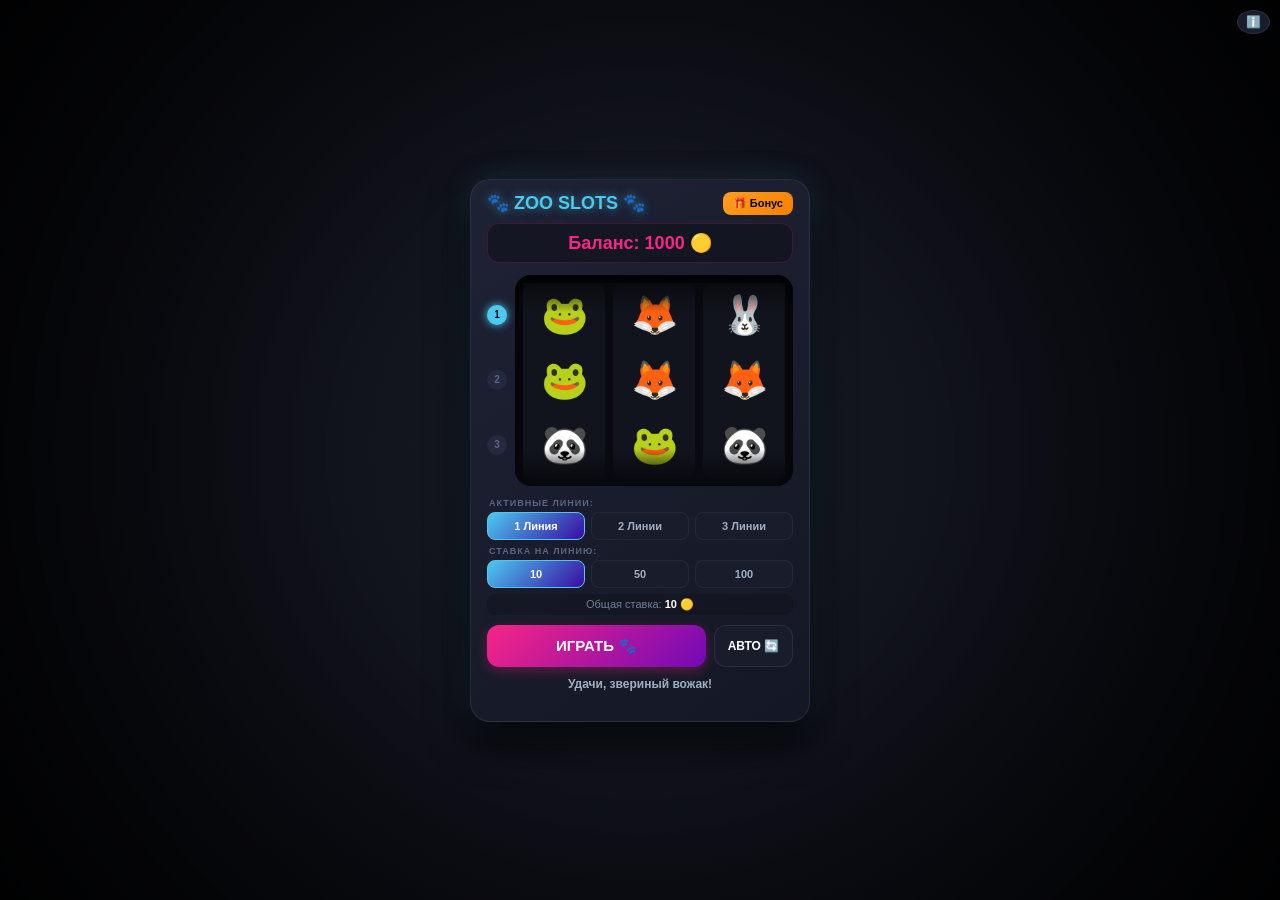
<file: index.htm>
<!DOCTYPE html>
<html lang="ru">
<head>
    <meta charset="UTF-8">
    <meta name="viewport" content="width=device-width, initial-scale=1.0, maximum-scale=1.0, user-select=no">
    <title>ZOO Slots Premium WebApp</title>
    <link rel="stylesheet" href="style.css">
</head>
<body>

    <button id="info-btn" class="info-icon">ℹ️</button>

    <div class="casino-container">
        <div class="top-bar">
            <h1>🐾 ZOO SLOTS 🐾</h1>
            <!-- Кнопка Ежедневного бонуса -->
            <button id="bonus-btn" class="bonus-button">🎁 Бонус</button>
        </div>
        
        <div class="balance-container">
            Баланс: <span id="balance">1000</span> 🟡
        </div>

        <div class="slot-machine-wrapper">
            <!-- Визуальные маркеры линий слева -->
            <div class="line-indicators">
                <div class="line-dot L1" id="dot-1">1</div>
                <div class="line-dot L2" id="dot-2">2</div>
                <div class="line-dot L3" id="dot-3">3</div>
            </div>

            <div class="slot-machine">
                <div class="reel"><div class="reel-container" id="reel1"></div></div>
                <div class="reel"><div class="reel-container" id="reel2"></div></div>
                <div class="reel"><div class="reel-container" id="reel3"></div></div>
            </div>
        </div>

        <div class="controls">
            <!-- Выбор количества линий -->
            <p class="control-label">АКТИВНЫЕ ЛИНИИ:</p>
            <div class="selector-row">
                <button class="line-btn active" data-lines="1">1 Линия</button>
                <button class="line-btn" data-lines="2">2 Линии</button>
                <button class="line-btn" data-lines="3">3 Линии</button>
            </div>

            <!-- Выбор ставки -->
            <p class="control-label">СТАВКА НА ЛИНИЮ:</p>
            <div class="selector-row">
                <button class="bet-btn active" data-bet="10">10</button>
                <button class="bet-btn" data-bet="50">50</button>
                <button class="bet-btn" data-bet="100">100</button>
            </div>
            
            <div class="total-bet-badge">
                Общая ставка: <span id="total-bet">10</span> 🟡
            </div>

            <!-- Две кнопки управления: Играть и Авто -->
            <div class="action-buttons">
                <button id="spin-btn">ИГРАТЬ 🐾</button>
                <button id="auto-btn">АВТО 🔄</button>
            </div>
        </div>
        
        <div id="message" class="message">Удачи, звериный вожак!</div>
    </div>

    <!-- Обновленная таблица выигрышей с учетом механики WILD -->
    <div id="modal" class="modal-overlay">
        <div class="modal-content">
            <h2>Звериные коэффициенты</h2>
            <table class="pay-table">
                <tr><th>Зверь</th><th>3 в ряд</th></tr>
                <tr><td>🦁 Лев (WILD)</td><td>Заменяет ВСЕХ! х100</td></tr>
                <tr><td>🐼 Панда</td><td>х40 🎋</td></tr>
                <tr><td>🦊 Лиса</td><td>х20 🦊</td></tr>
                <tr><td>🐸 Лягушка</td><td>х10 🐸</td></tr>
                <tr><td>Любые 2 совпадения</td><td>х2 👍</td></tr>
            </table>
            <p style="font-size: 11px; color: #aaa; margin-top: 10px;">Лев (WILD) подстраивается под любой символ на линии для максимальной победы!</p>
            <button id="close-modal-btn">Закрыть</button>
        </div>
    </div>

    <script src="script.js"></script>
</body>
</html>
</file>
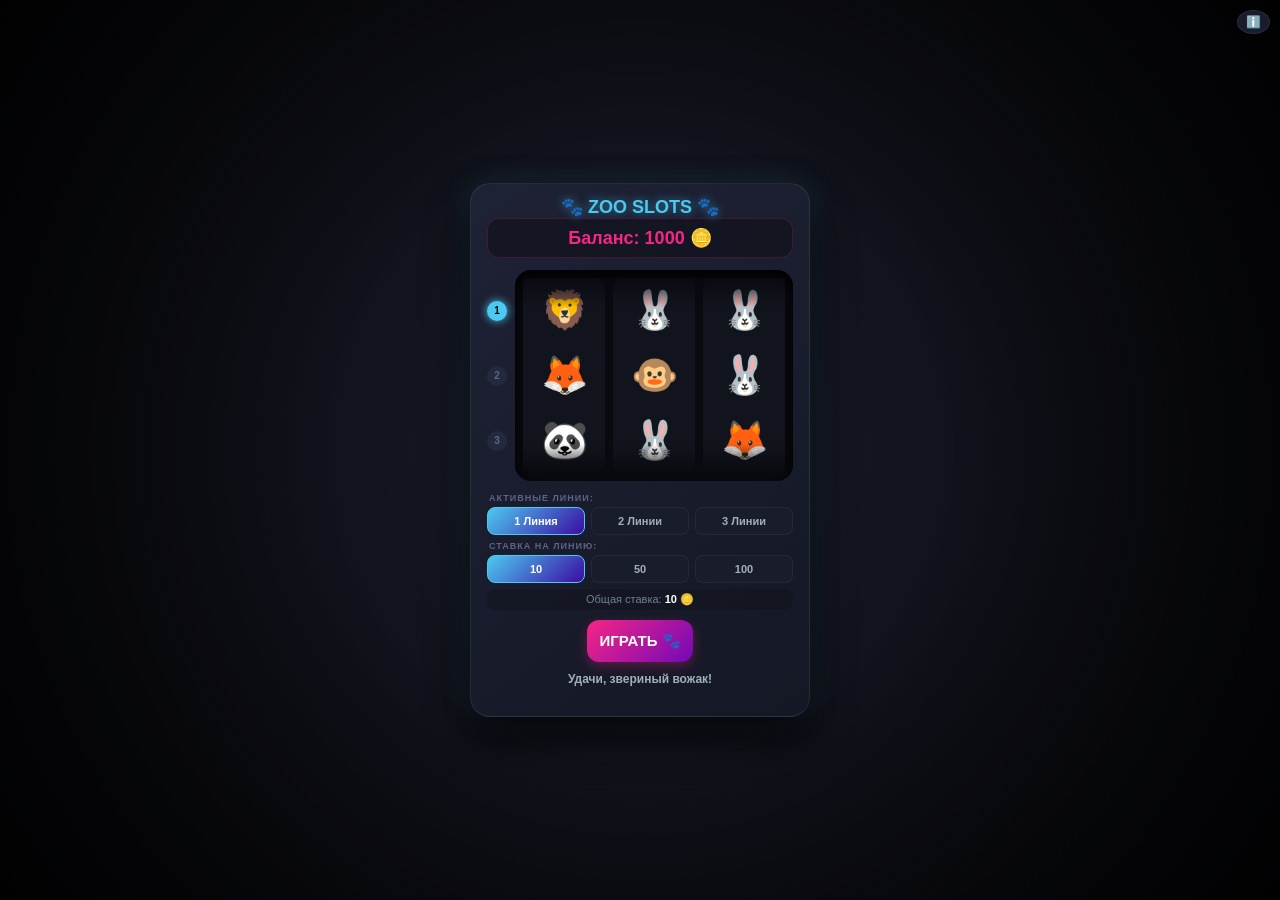
<file: index.html>
<!DOCTYPE html>
<html lang="ru">
<head>
    <meta charset="UTF-8">
    <meta name="viewport" content="width=device-width, initial-scale=1.0, maximum-scale=1.0, user-select=no">
    <title>ZOO Slots WebApp</title>
    <link rel="stylesheet" href="style.css">
</head>
<body>

    <button id="info-btn" class="info-icon">ℹ️</button>

    <div class="casino-container">
        <h1>🐾 ZOO SLOTS 🐾</h1>
        
        <div class="balance-container">
            Баланс: <span id="balance">1000</span> 🪙
        </div>

        <div class="slot-machine-wrapper">
            <!-- Визуальные маркеры линий слева -->
            <div class="line-indicators">
                <div class="line-dot L1" id="dot-1">1</div>
                <div class="line-dot L2" id="dot-2">2</div>
                <div class="line-dot L3" id="dot-3">3</div>
            </div>

            <div class="slot-machine">
                <div class="reel"><div class="reel-container" id="reel1"></div></div>
                <div class="reel"><div class="reel-container" id="reel2"></div></div>
                <div class="reel"><div class="reel-container" id="reel3"></div></div>
            </div>
        </div>

        <div class="controls">
            <!-- Выбор количества линий -->
            <p class="control-label">АКТИВНЫЕ ЛИНИИ:</p>
            <div class="selector-row">
                <button class="line-btn active" data-lines="1">1 Линия</button>
                <button class="line-btn" data-lines="2">2 Линии</button>
                <button class="line-btn" data-lines="3">3 Линии</button>
            </div>

            <!-- Выбор ставки -->
            <p class="control-label">СТАВКА НА ЛИНИЮ:</p>
            <div class="selector-row">
                <button class="bet-btn active" data-bet="10">10</button>
                <button class="bet-btn" data-bet="50">50</button>
                <button class="bet-btn" data-bet="100">100</button>
            </div>
            
            <div class="total-bet-badge">
                Общая ставка: <span id="total-bet">10</span> 🪙
            </div>

            <button id="spin-btn">ИГРАТЬ 🐾</button>
        </div>
        
        <div id="message" class="message">Удачи, звериный вожак!</div>
    </div>

    <!-- Обновленная таблица выигрышей -->
    <div id="modal" class="modal-overlay">
        <div class="modal-content">
            <h2>Звериные коэффициенты</h2>
            <table class="pay-table">
                <tr><th>Зверь</th><th>3 в ряд</th></tr>
                <tr><td>🦁 Лев (Wild)</td><td>х100 🔥</td></tr>
                <tr><td>🐼 Панда</td><td>х40 🎋</td></tr>
                <tr><td>🦊 Лиса</td><td>х20 🦊</td></tr>
                <tr><td>🐸 Лягушка</td><td>х10 🐸</td></tr>
                <tr><td>Любые 2 совпадения</td><td>х2 👍</td></tr>
            </table>
            <p style="font-size: 11px; color: #aaa; margin-top: 10px;">Линия 1 — Центр | Линия 2 — Верх | Линия 3 — Низ</p>
            <button id="close-modal-btn">Закрыть</button>
        </div>
    </div>

    <script src="script.js"></script>
</body>
</html>
</file>
<file: style.css>
body {
    background: radial-gradient(circle at center, #181a26 0%, #07080c 100%);
    color: #fff;
    font-family: -apple-system, BlinkMacSystemFont, 'Segoe UI', Roboto, sans-serif;
    display: flex;
    justify-content: center;
    align-items: center;
    min-height: 100vh;
    margin: 0;
    padding: 5px; /* Уменьшили внешние отступы */
    box-sizing: border-box;
    overflow: hidden;
}

body::after {
    content: '';
    position: fixed;
    top: 0; left: 0; width: 100%; height: 100%;
    background: radial-gradient(circle, transparent 40%, rgba(0,0,0,0.8) 100%);
    pointer-events: none;
    z-index: 10;
}

.casino-container {
    text-align: center;
    background: linear-gradient(145deg, #1e2235, #141724);
    padding: 12px 16px; /* Компактные внутренние отступы */
    border-radius: 20px;
    box-shadow: 
        0 20px 40px rgba(0, 0, 0, 0.8),
        0 0 30px rgba(76, 201, 240, 0.15);
    border: 1px solid rgba(255, 255, 255, 0.08);
    width: 100%;
    max-width: 340px;
    box-sizing: border-box;
    position: relative;
    z-index: 2;
}

.casino-container.shake {
    animation: heavyThud 0.15s ease-out;
}

@keyframes heavyThud {
    0% { transform: translateY(0); }
    50% { transform: translateY(3px); }
    100% { transform: translateY(0); }
}

.top-bar {
    display: flex;
    justify-content: space-between;
    align-items: center;
    margin-bottom: 8px;
}

h1 {
    color: #4cc9f0;
    font-size: 18px; /* Уменьшили размер шапки */
    margin: 0;
    text-shadow: 0 0 10px rgba(76, 201, 240, 0.6);
    font-weight: 900;
}

.bonus-button {
    background: linear-gradient(135deg, #ff9f1c, #f77f00);
    color: #000;
    border: none;
    padding: 5px 10px;
    font-size: 11px;
    font-weight: 800;
    border-radius: 8px;
    cursor: pointer;
}
.bonus-button:disabled {
    background: #2e3244;
    color: #636886;
    cursor: not-allowed;
}

.balance-container {
    font-size: 18px;
    margin-bottom: 12px;
    font-weight: 800;
    background: rgba(16, 18, 26, 0.6);
    padding: 8px;
    border-radius: 12px;
    border: 1px solid rgba(247, 37, 133, 0.2);
    color: #f72585;
}

.slot-machine-wrapper {
    display: flex;
    align-items: center;
    gap: 8px;
    margin-bottom: 12px;
}

.line-indicators {
    display: flex;
    flex-direction: column;
    justify-content: space-around;
    height: 195px; /* Поджатый контейнер под новую высоту */
}

.line-dot {
    width: 20px;
    height: 20px;
    border-radius: 50%;
    background: #25293d;
    font-size: 10px;
    line-height: 20px;
    text-align: center;
    font-weight: 900;
    color: #5d6488;
}
.line-dot.active {
    background: #4cc9f0;
    color: #000;
    box-shadow: 0 0 8px #4cc9f0;
}

.slot-machine {
    display: flex;
    flex: 1;
    justify-content: center;
    background: #090a0f;
    padding: 8px;
    border-radius: 16px;
    gap: 8px;
    position: relative;
    box-shadow: inset 0 10px 20px rgba(0,0,0,0.9);
}

.slot-machine::before {
    content: '';
    position: absolute;
    top: 8px; left: 8px; right: 8px; bottom: 8px;
    background: linear-gradient(to bottom, rgba(9,10,15,0.95) 0%, transparent 15%, transparent 85%, rgba(9,10,15,0.95) 100%);
    z-index: 3;
    pointer-events: none;
}

.reel {
    flex: 1;
    height: 195px; /* Уменьшили высоту видимой зоны со 240px до 195px */
    background: #12141d;
    border-radius: 10px;
    overflow: hidden; 
    position: relative;
}

.reel-container {
    position: absolute;
    top: 0; left: 0; width: 100%;
    transition: top 2.2s cubic-bezier(0.15, 0.85, 0.35, 1);
    display: flex;
    flex-direction: column;
}

.reel-container.blur {
    filter: blur(3px) brightness(1.1);
}

.slot-machine.has-winner .symbol:not(.winner) {
    opacity: 0.25;
    filter: scale(0.9);
}

.symbol {
    font-size: 38px; /* Чуть уменьшили размер эмодзи зверей */
    height: 65px;   /* Высота одного слота теперь строго 65px вместо 80px */
    line-height: 65px;
    text-align: center;
}

.symbol.winner {
    animation: cinematicWin 0.4s infinite alternate ease-in-out;
    z-index: 4;
}

@keyframes cinematicWin {
    0% { transform: scale(1.05); filter: drop-shadow(0 0 5px #4cc9f0); }
    100% { transform: scale(1.18); filter: drop-shadow(0 0 15px #4cc9f0) brightness(1.2); }
}

.control-label {
    font-size: 9px;
    color: #5d6488;
    text-align: left;
    margin: 6px 0 4px 2px;
    font-weight: 700;
    text-transform: uppercase;
    letter-spacing: 1px;
}

.selector-row {
    display: flex;
    justify-content: space-between;
    gap: 6px;
    margin-bottom: 6px;
}

.bet-btn, .line-btn {
    background: #191c2a;
    color: #a0aec0;
    font-size: 11px;
    padding: 7px 2px; /* Компактные кнопки выбора линий/ставок */
    flex: 1;
    border: 1px solid rgba(255,255,255,0.05);
    border-radius: 8px;
    cursor: pointer;
    font-weight: 700;
}

.bet-btn.active, .line-btn.active {
    background: linear-gradient(135deg, #4cc9f0, #3a0ca3);
    color: #fff;
    border-color: #4cc9f0;
}

.total-bet-badge {
    background: rgba(16, 18, 26, 0.4);
    padding: 4px;
    border-radius: 8px;
    font-size: 11px;
    color: #718096;
    margin-bottom: 10px;
}
#total-bet { color: #fff; font-weight: 800; }

.action-buttons {
    display: flex;
    gap: 8px;
}

#spin-btn {
    background: linear-gradient(135deg, #f72585, #7209b7);
    color: white;
    border: none;
    padding: 12px; /* Компактная высота главной кнопки */
    font-size: 15px;
    font-weight: 900;
    border-radius: 12px;
    cursor: pointer;
    flex: 3;
    box-shadow: 0 4px 12px rgba(247, 37, 133, 0.3);
    text-transform: uppercase;
}

#auto-btn {
    background: #191c2a;
    border: 1px solid rgba(255,255,255,0.08);
    color: white;
    border-radius: 12px;
    cursor: pointer;
    flex: 1;
    font-weight: 800;
    font-size: 12px;
}
#auto-btn.active {
    background: #4ecdc4;
    border-color: #4ecdc4;
    color: #000;
}

#spin-btn:disabled, #auto-btn:disabled {
    background: #252836;
    color: #525775;
    box-shadow: none;
}

.message {
    margin-top: 10px;
    font-size: 12px;
    font-weight: 700;
    min-height: 32px;
    color: #a0aec0;
}
.win { color: #4ecdc4; }
.lose { color: #f72585; }

.info-icon {
    position: absolute;
    top: 10px; right: 10px;
    background: #191c2a; border: 1px solid rgba(255,255,255,0.08);
    color: white; font-size: 12px; padding: 4px 8px; border-radius: 50%; cursor: pointer;
    z-index: 12;
}

.modal-overlay {
    position: fixed;
    top: 0; left: 0; width: 100%; height: 100%;
    background: rgba(5, 6, 10, 0.95);
    display: flex; justify-content: center; align-items: center;
    opacity: 0; pointer-events: none; transition: 0.3s; z-index: 100;
}
.modal-overlay.open { opacity: 1; pointer-events: auto; }
.modal-content {
    background: #141724; padding: 15px; border-radius: 16px; border: 1px solid #4cc9f0;
    width: 85%; max-width: 280px; text-align: center;
}
.pay-table { width: 100%; margin: 10px 0; border-collapse: collapse; }
.pay-table th, .pay-table td { padding: 6px; font-size: 11px; }
#close-modal-btn {
    background: #f72585; color: white; border: none; padding: 8px 20px; border-radius: 8px; font-weight: bold;
}
</file>
